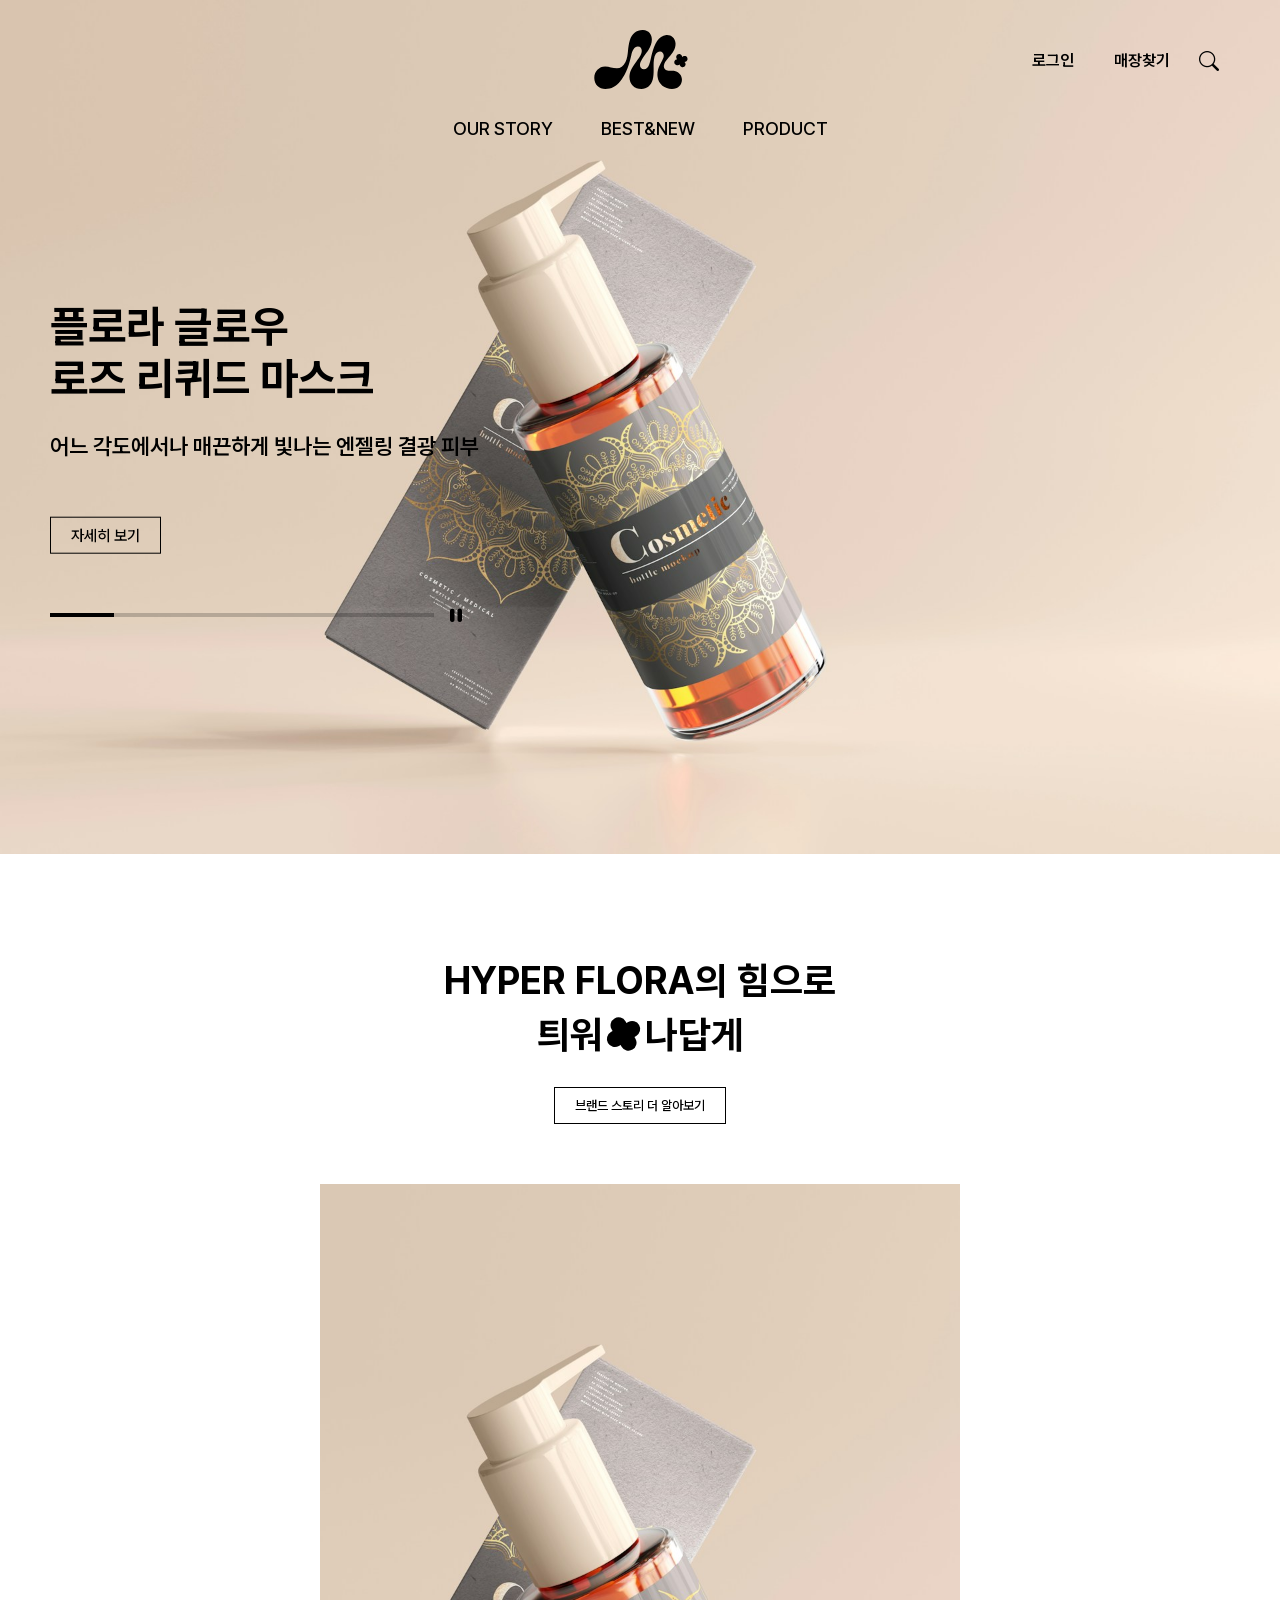
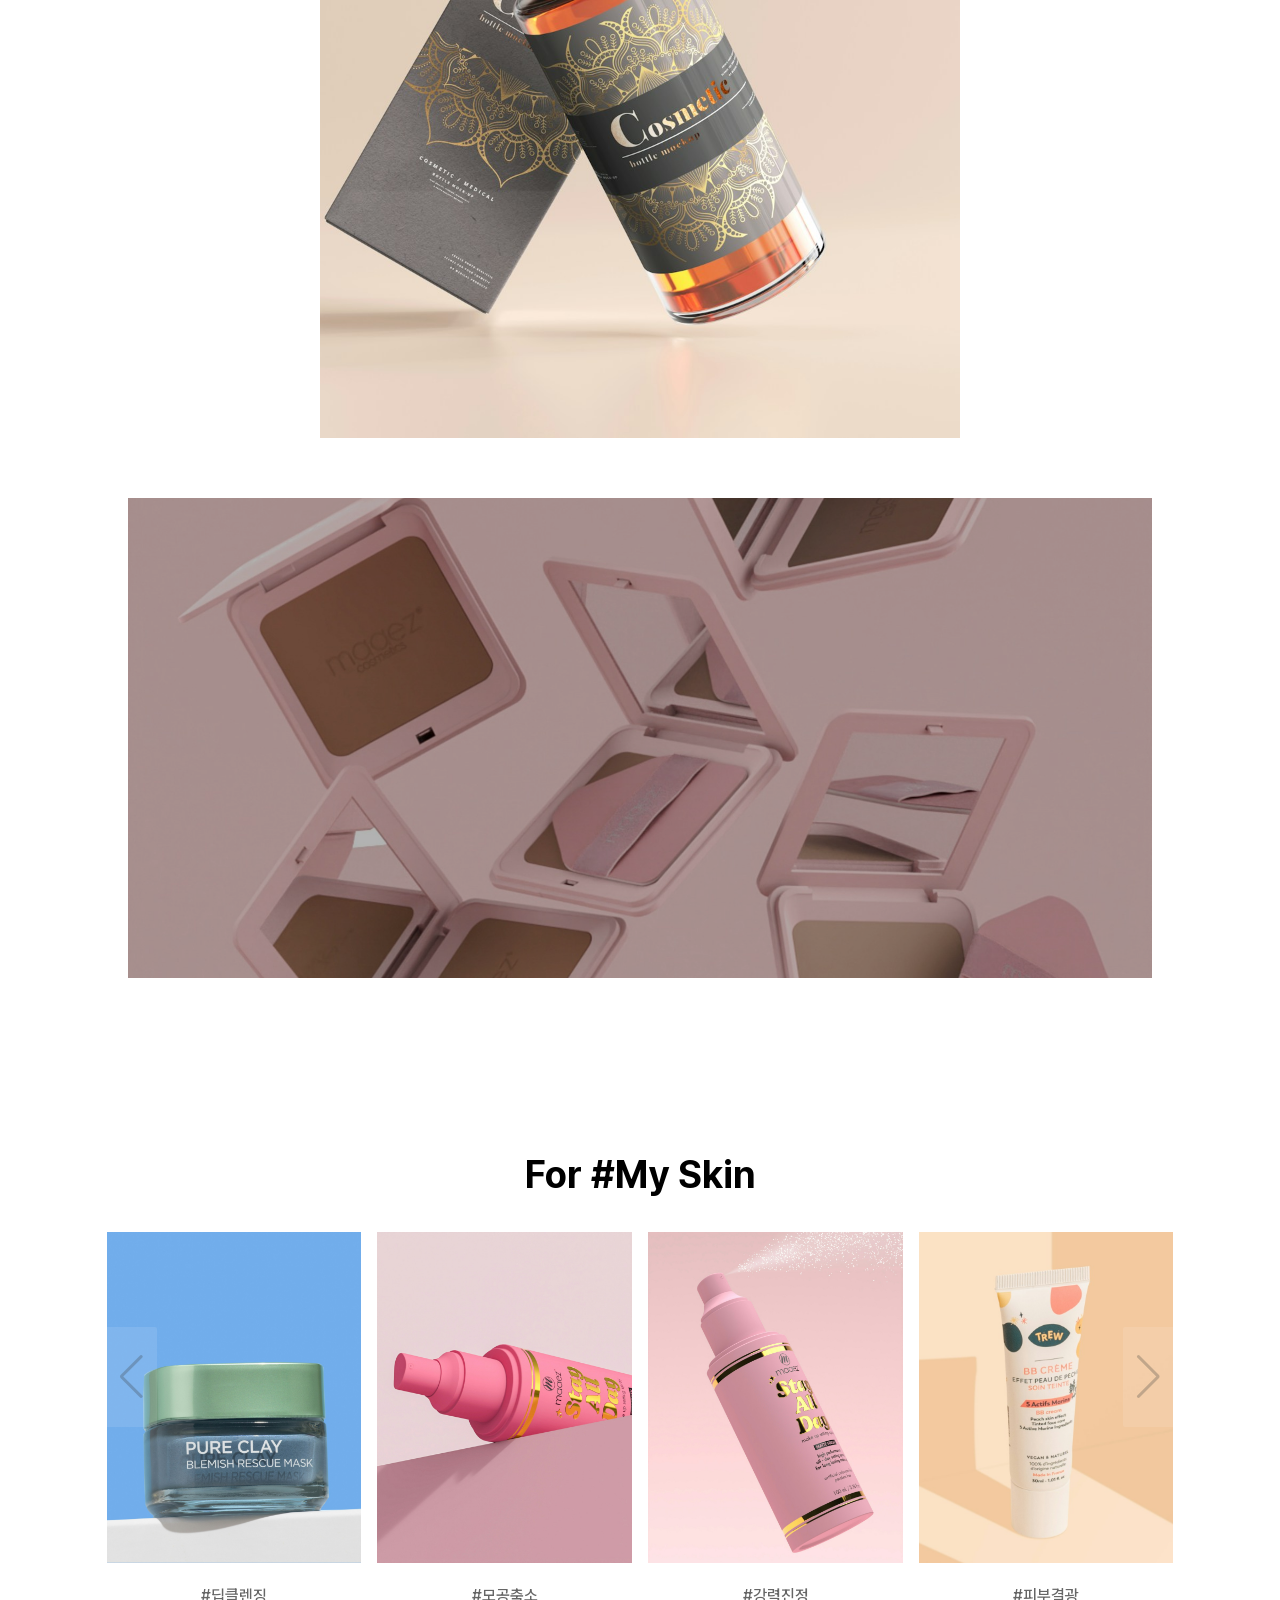
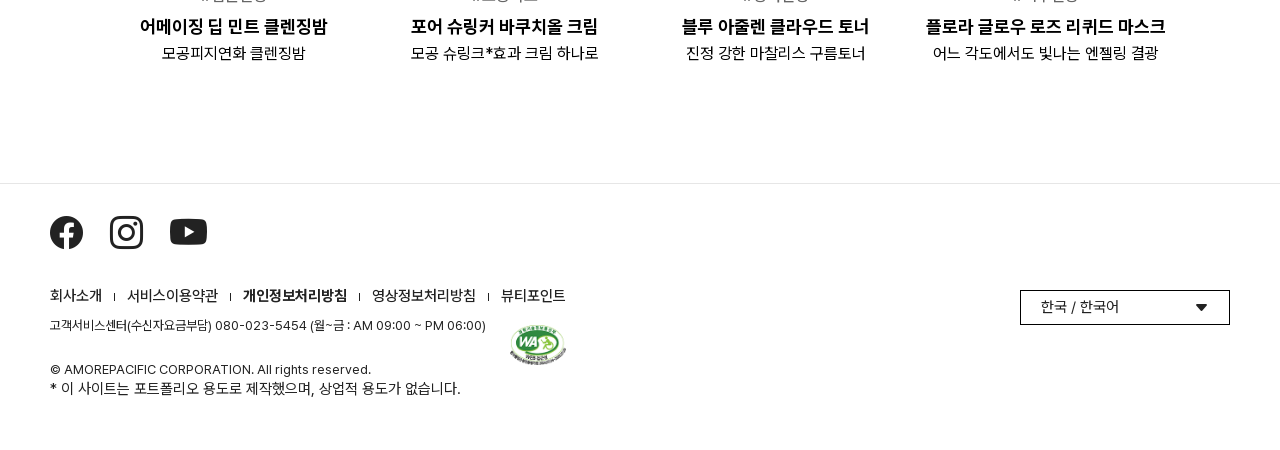
<file: 05.cloene__mamonde/html/index.html>
<!DOCTYPE html>
<html lang="ko">
<head>
    <meta charset="UTF-8">
    <meta name="viewport" content="width=device-width, initial-scale=1.0">
    <title>클론_마몽드</title>

    <!-- css -->
    <link rel="stylesheet" href="./../css/index.css">

    <!-- js -->
    <script src="https://cdn.jsdelivr.net/npm/swiper@10/swiper-bundle.min.js"></script>
    <script src="./../js/lib/gsap.min.js"></script>
    <script src="./../js/lib/ScrollTrigger.min.js"></script>
    <script src="./../js/common.js"></script>
    <script src="./../js/gsap.js"></script>
</head>
<body>
    <div id="wrap">
        <!-- header -->
        <header id="header">
            <div class="header__inner">
                <!-- 로고 -->
                <h1 class="logo"><a href="index.html"><span class="blind">MAMONDE</span></a></h1>

                <!-- util -->
                <div class="util__menu">
                    <ul class="util__menu__list">
                        <li><a href="#">로그인</a></li>
                        <li><a href="#">매장찾기</a></li>
                    </ul>
                    <button class="search__btn bi ico__search"><span class="blind">검색</span></button>
                </div>

                <!-- 메뉴 -->
                <button type="button" class="menu__btn bi ico__list"><span class="blind">메뉴</span></button>
                <div class="gnb__wrap layer__wrap">
                    <div class="gnb__wrap__inner">
                        <div class="layer__header">
                            <h1 class="nav__logo"><span class="blind">MAMONDE</span></h1>
                            <div class="right">
                                <p><a href="#" class="bi ico__person"><span class="blind">마이페이지</span></a></p>
                                <button type="button" class="bi ico__x close__btn"><span class="blind">닫기</span></button>
                            </div>
                        </div>
                        <div class="layer__container">
                            <nav>
                                <ul class="gnb">
                                    <li>
                                        <a href="#">OUR STORY <i class="ico__plus"><span class="blind">하위 메뉴 열기</span></i></a>
                                        <div class="depth02">
                                            <div class="depth02__left">
                                                <span>Mamonde</span>
                                                <ul class="depth02__list">
                                                    <li><a href="#">브랜드 스토리</a></li>
                                                    <li><a href="#">라운드</a></li>
                                                </ul>
                                            </div>
                                            <div class="depth02__right">
                                                <div class="img__link">
                                                    <a href="#">
                                                        <div class="img__wrap">
                                                            <img src="./../images/img_04.jpg" alt="Hyper Flora™으로 피어나는 나다운 아름다움" title="Hyper Flora™으로 피어나는 나다운 아름다움"/>
                                                        </div>
                                                        <p>Hyper Flora™으로 피어나는 나다운 아름다움</p>
                                                    </a>
                                                </div>
                                            </div>
                                        </div>
                                    </li>
                                    <li>
                                        <a href="#">BEST&NEW</a>
                                    </li>
                                    <li>
                                        <a href="#">PRODUCT <i class="ico__plus"><span class="blind">하위 메뉴 열기</span></i></a>
                                        <div class="depth02">
                                            <div class="depth02__left">
                                                <p class="ft--bold"><a href="#" class="bi ico__chevron-right">스킨케어 전체보기</a></p>
                                                <ul class="depth02__list">
                                                    <li>
                                                        <a href="#" class="tit">제품 유형별 <i class="ico__plus"><span class="blind">하위 메뉴 열기</span></i></a>
                                                        <div class="depth03">
                                                            <ul class="depth03__list">
                                                                <li><a href="#">스킨 / 로션</a></li>
                                                                <li><a href="#">에센스/앰플/세럼</a></li>
                                                                <li><a href="#">크림</a></li>
                                                                <li><a href="#">마스크</a></li>
                                                                <li><a href="#">클렌징</a></li>
                                                            </ul>
                                                        </div>
                                                    </li>
                                                    <li>
                                                        <a href="#" class="tit">피부 고민별 <i class="ico__plus"><span class="blind">하위 메뉴 열기</span></i></a>
                                                        <div class="depth03">
                                                            <ul class="depth03__list">
                                                                <li><a href="#">수분 / 보습</a></li>
                                                                <li><a href="#">안티에이징</a></li>
                                                                <li><a href="#">모공</a></li>
                                                                <li><a href="#">각질</a></li>
                                                            </ul>
                                                        </div>
                                                    </li>
                                                </ul>
                                            </div>
                                            <div class="depth02__right">
                                                <div class="img__link">
                                                    <a href="#">
                                                        <div class="img__wrap">
                                                            <img src="./../images/img_04.jpg" alt="더 강력해진 화잘먹 치트키를 만나보세요!" title="더 강력해진 화잘먹 치트키를 만나보세요!"/>
                                                        </div>
                                                        <p>더 강력해진 화잘먹 치트키를 만나보세요!</p>
                                                    </a>
                                                </div>
                                            </div>
                                        </div>
                                    </li>
                                </ul>
                            </nav>
                            <ul class="sns__list">
                                <li class="bi ico__facebook"><a href="#"><span class="blind">facebook</span></a></li>
                                <li class="bi ico__instagram"><a href="#"><span class="blind">instagram</span></a></li>
                                <li class="bi ico__youtube"><a href="#"><span class="blind">youtube</span></a></li>
                            </ul>
                        </div>
                        <div class="layer__footer">
                            <ul>
                                <li class="lang bi ico__chevron-down">한국/한국어</li>
                                <li class=""><a href="#">매장찾기</a></li>
                            </ul>
                            <div class="lang__select">
                                <ul>
                                    <li><a href="#" class="on"><span>한국/한국어</span></a></li>
                                    <li><a href="#"><span>International / English</span></a></li>
                                    <li><a href="#"><span>中文</span></a></li>
                                </ul>
                           </div>
                        </div>
                    </div>
                </div>

                <div class="search__wrap layer__wrap">
                    <div class="layer__inner">
                        <div class="layer__header">
                            <h1 class="nav__logo"><span class="blind">MAMONDE</span></h1>
                            <div class="right">
                                <button type="button" class="bi ico__x close__btn"><span class="blind">닫기</span></button>
                            </div>
                        </div>
                        <div class="layer__container">
                            <div class="seach__area">
                                <input type="text" id="seach" placeholder="검색어를 입력해 주세요" />
                                <label for="seach">검색</label>
                            </div>  
                            <div class="keyword__list__area">
                                <b class="tit">추천 검색어</b>
                                <ul class="keyword__list">
                                    <li>포어슈링커</li>
                                    <li>바쿠치올</li>
                                    <li>딥클렌징밤</li>
                                    <li>로즈마스크</li>
                                </ul>
                            </div>
                        </div>
                        <button type="button" class="close__btn bi ico__chevron-down">닫기</button>
                    </div>
                </div>
            </div>
        </header>

        <!-- main -->
        <main id="container">
            <!-- contents--01 -->
            <div id="contents01" class="contents contents--01">
                <!-- Swiper -->
                <div class="swiper mySwiper">
                    <div class="swiper-wrapper">
                        <div class="swiper-slide">
                            <div class="img__wrap">
                                <img src="./../images/img_07.jpg" alt="플로라 글로우 로즈 리퀴드 마스크"  title="플로라 글로우 로즈 리퀴드 마스크"/>
                            </div>
                            <div class="contents__inner">
                                <a href="#">
                                    <div class="title__wrap">
                                        <h2>플로라 글로우<br/>
                                            로즈 리퀴드 마스크</h2>
                                        <p>어느 각도에서나 매끈하게 빛나는 엔젤링 결광 피부</p>
                                        <button class="more__btn">자세히 보기</button>
                                    </div>
                                </a>
                            </div>
                        </div>
                        <div class="swiper-slide">
                            <div class="img__wrap">
                                <img src="./../images/img_08.jpg" alt="플로라 글로우 로즈 스무딩 크림"  title="플로라 글로우 로즈 스무딩 크림"/>
                            </div>
                            <div class="contents__inner">
                                <a href="#">
                                    <div class="title__wrap">
                                        <h2>플로라 글로우<br/>
                                            로즈 스무딩 크림</h2>
                                        <p>어느 각도에서나 매끈하게 빛나는 엔젤링 결광 피부</p>
                                        <button class="more__btn">자세히 보기</button>
                                    </div>
                                </a>
                            </div>
                        </div>
                        <div class="swiper-slide">
                            <div class="img__wrap">
                                <img src="./../images/img_09.jpg" alt="포어 슈링커 바쿠치올 세럼"  title="포어 슈링커 바쿠치올 세럼"/>
                            </div>
                            <div class="contents__inner">
                                <a href="#">
                                    <div class="title__wrap">
                                        <h2>포어 슈링커<br/>
                                            바쿠치올 세럼</h2>
                                        <p>어느 각도에서나 매끈하게 빛나는 엔젤링 결광 피부</p>
                                        <button class="more__btn">자세히 보기</button>
                                    </div>
                                </a>
                            </div>
                        </div>
                        <div class="swiper-slide">
                            <div class="img__wrap">
                                <img src="./../images/img_07.jpg" alt="어메이징 딥 민트 클렌징 폼"  title="어메이징 딥 민트 클렌징 폼"/>
                            </div>
                            <div class="contents__inner">
                                <a href="#">
                                    <div class="title__wrap">
                                        <h2>어메이징 딥<br/>
                                            민트 클렌징 폼</h2>
                                        <p>어느 각도에서나 매끈하게 빛나는 엔젤링 결광 피부</p>
                                        <button class="more__btn">자세히 보기</button>
                                    </div>
                                </a>
                            </div>
                        </div>
                        <div class="swiper-slide">
                            <div class="img__wrap">
                                <img src="./../images/img_08.jpg" alt="포어 슈링커 바쿠치올 패드"  title="포어 슈링커 바쿠치올 패드"/>
                            </div>
                            <div class="contents__inner">
                                <a href="#">
                                    <div class="title__wrap">
                                        <h2>포어 슈링커<br/>
                                            바쿠치올 패드</h2>
                                        <p>어느 각도에서나 매끈하게 빛나는 엔젤링 결광 피부</p>
                                        <button class="more__btn">자세히 보기</button>
                                    </div>
                                </a>
                            </div>
                        </div>
                        <div class="swiper-slide">
                            <div class="img__wrap">
                                <img src="./../images/img_09.jpg" alt="포어 슈링커 바쿠치올 패드"  title="포어 슈링커 바쿠치올 패드"/>
                            </div>
                            <div class="contents__inner">
                                <a href="#">
                                    <div class="title__wrap">
                                        <h2>포어 슈링커<br/>
                                            바쿠치올 패드</h2>
                                        <p>어느 각도에서나 매끈하게 빛나는 엔젤링 결광 피부</p>
                                        <button class="more__btn">자세히 보기</button>
                                    </div>
                                </a>
                            </div>
                        </div>
                    </div>
                    <div class="swiper-button-next con01"></div>
                    <div class="swiper-button-prev con01"></div>
                    <div class="progress-area">
                        <div class="swiper-pagination con01"></div>
                        <button type="button" class="stop__btn bi ico__pause-fill"><span class="blind">일시정지</span></button>
                    </div>
                </div>
                 

            </div>

            <!-- contents--02 -->
            <div id="contents02" class="contents contents--02">
                <div class="contents__inner">
                    <div class="title__wrap">
                        <h2>HYPER FLORA의 힘으로<br/>
                            틔워<i class="symbol"><span class="symbol__item"><span class="blind">심볼 아이콘</span></span></i>나답게
                        </h2>
                        <p class="more__btn"><a href="#">브랜드 스토리 더 알아보기</a></p>
                    </div>
                </div>
                <div class="video__wrap img__wrap">
                    <!-- * 비디오 대신 이미지로 대체하였습니다 -->
                    <img src="./../images/img_07.jpg" alt="비디오 대신 이미지로 대체하였습니다" title="비디오 대신 이미지로 대체하였습니다"/>
                </div>
            </div>

            <!-- contents--03 -->
            <div id="contents03" class="contents contents--03">
                <div class="contents__inner">
                    <a href="#">
                        <div class="title__wrap">
                            <h2>FLORA GLOW ROSE</h2>
                            <p>마몽드 수분 광 유니버스</p>
                            <button class="more__btn more__btn--white">자세히 보기</button>
                        </div>
                    </a>
                </div>
            </div>

            <!-- contents--04 -->
            <div id="contents04" class="contents contents--04">
                <div class="contents__inner">
                    <div class="title__wrap">
                        <h2>For #My Skin</h2>
                    </div>
                    <!-- Swiper -->
                    <div class="swiper-wrap">
                        <div class="swiper mySwiper">
                            <div class="swiper-wrapper">
                                <div class="swiper-slide">
                                    <a href="#">
                                        <div class="img__wrap">
                                            <img src="./../images/img_01.jpg" alt="어메이징 딥 민트 클렌징밤"  title="어메이징 딥 민트 클렌징밤"/>
                                            <img class="hover__img" src="./../images/img_10.jpg" alt="딥클렌징" title="딥클렌징"/>
                                            <span class="hashtag">딥클렌징</span>
                                        </div>
                                        <div class="tit__wrap">
                                            <span class="hashtag">딥클렌징</span>
                                            <h3 class="tit">어메이징 딥 민트 클렌징밤</h3>
                                            <p>모공피지연화 클렌징밤</p>
                                        </div>
                                    </a>
                                </div>
                                <div class="swiper-slide">
                                    <a href="#">
                                        <div class="img__wrap">
                                            <img src="./../images/img_03.jpg" alt="포어 슈링커 바쿠치올 크림"  title="포어 슈링커 바쿠치올 크림"/>
                                            <img class="hover__img" src="./../images/img_11.jpg" alt="모공축소" title="모공축소"/>
                                            <span class="hashtag">모공축소</span>
                                        </div>
                                        <div class="tit__wrap">
                                            <span class="hashtag">모공축소</span>
                                            <h3 class="tit">포어 슈링커 바쿠치올 크림</h3>
                                            <p>모공 슈링크*효과 크림 하나로</p>
                                        </div>
                                    </a>
                                </div>
                                <div class="swiper-slide">
                                    <a href="#">
                                        <div class="img__wrap">
                                            <img src="./../images/img_02.jpg" alt="블루 아줄렌 클라우드 토너"  title="블루 아줄렌 클라우드 토너"/>
                                            <img class="hover__img" src="./../images/img_10.jpg" alt="강력진정" title="강력진정"/>
                                            <span class="hashtag">강력진정</span>
                                        </div>
                                        <div class="tit__wrap">
                                            <span class="hashtag">강력진정</span>
                                            <h3 class="tit">블루 아줄렌 클라우드 토너</h3>
                                            <p>진정 강한 마찰리스 구름토너</p>
                                        </div>
                                    </a>
                                </div>
                                <div class="swiper-slide">
                                    <a href="#">
                                        <div class="img__wrap">
                                            <img class="scale" src="./../images/img_04.jpg" alt="플로라 글로우 로즈 리퀴드 마스크"  title="플로라 글로우 로즈 리퀴드 마스크"/>
                                            <img class="hover__img" src="./../images/img_11.jpg" alt="피부결광" title="피부결광"/>
                                            <span class="hashtag">피부결광</span>
                                        </div>
                                        <div class="tit__wrap">
                                            <span class="hashtag">피부결광</span>
                                            <h3 class="tit">플로라 글로우 로즈 리퀴드 마스크</h3>
                                            <p>어느 각도에서도 빛나는 엔젤링 결광</p>
                                        </div>
                                    </a>
                                </div>
                            </div>
                        </div>
                        <div class="swiper-button-next con04"></div>
                        <div class="swiper-button-prev con04"></div>
                    </div>
                </div>
            </div>
        </main>

        <!-- footer -->
        <footer id="footer">
            <button type="button" class="bi ico__chevron-down footer__btn">© AMOREPACIFIC. All Rights Reserved.</button>
            <div class="footer__inner">
                <div class="footer__left">
                    <ul class="sns__list">
                        <li class="bi ico__facebook"><a href="#"><span class="blind">facebook</span></a></li>
                        <li class="bi ico__instagram"><a href="#"><span class="blind">instagram</span></a></li>
                        <li class="bi ico__youtube"><a href="#"><span class="blind">youtube</span></a></li>
                    </ul>
                    <ul class="footer__menu__list">
                        <li><a href="#">회사소개</a></li>
                        <li><a href="#">서비스이용약관</a></li>
                        <li><a href="#" class="ft--bold">개인정보처리방침</a></li>
                        <li><a href="#">영상정보처리방침</a></li>
                        <li><a href="#">뷰티포인트</a></li>
                    </ul>
                    <div class="servic__center__wrap">
                        <p class="servic__center">고객서비스센터(수신자요금부담) <a href="tel:080-023-5454">080-023-5454</a> <span>(월~금 : AM 09:00 ~ PM 06:00)</span></p>
                        <div class="mark">
                            <img src="./../images/common/wa_mark.png" alt="웹접근성 인증마크" title="웹접근성 인증마크"/>
                        </div>
                    </div>
                    <p class="copyright">© AMOREPACIFIC CORPORATION. All rights reserved.</p>
                    <p>* 이 사이트는 포트폴리오 용도로 제작했으며, 상업적 용도가 없습니다.</p>
                </div>
                <div class="lang__selet__wrap">
                    <button type="button" class="bi ico__caret-down-fill lang__btn">한국 / 한국어</button>
                    <div class="lang__selet">
                        <ul class="lang__selet__list">
                            <li><a href="#">한국 / 한국어</a></li>
                            <li><a href="#">International / English</a></li>
                            <li><a href="#">中文</a></li>
                        </ul>
                    </div>
                </div>
            </div>
        </footer>
    </div>

   
    <script>
        

        // contents--01 swiper
        var con01swiper = new Swiper(".contents--01 .mySwiper", {
            slidesPerView:1,
            spaceBetween: 0,
            parallax: true, 
            loop:true,
            speed:1500,
            watchOverflow: true,
            grabCursor: true,
            allowTouchMove : true,
            autoplay:{
                delay:8000,
            },
            navigation: {
                nextEl: ".con01.swiper-button-next",
                prevEl: ".con01.swiper-button-prev",
            },
            pagination: {
                el: ".con01.swiper-pagination",
                clickable: true,
            },
            on:{
                init:(self)=>{
                    self.el.querySelectorAll('.swiper-slide .img__wrap').forEach(slide => {
                        slide.setAttribute('data-swiper-parallax', '50%');
                    });
                },
            },
        });

        // swiper 정지/재생
        document.querySelector(".contents--01 .stop__btn").addEventListener("click",swiperStop);
        function swiperStop(btn){
            const isBtn = btn.target;
            const isStart = isBtn.classList.contains("start__btn"); // 정지 상태인지 확인
            const swiper = isBtn.closest(".swiper").swiper; // 대상 swiper

            if(!isStart){ // 정지
                isBtn.classList.add("start__btn"); 
                swiper.autoplay.stop();
                isBtn.querySelector(".blind").innerText = "재생";
            }else{ // 재생
                isBtn.classList.remove("start__btn");
                swiper.autoplay.start();
                isBtn.querySelector(".blind").innerText = "일시정지";
            }
            
        };

        // contents--04 swiper
        let con04swiper = undefined;
        var isCon04swiper = (isTablet) => {
            if(!isTablet && con04swiper == undefined){
                con04swiper = new Swiper(".contents--04 .mySwiper", {
                    slidesPerView: 4,
                    spaceBetween: 16,
                    watchOverflow: true,
                    navigation: {
                        nextEl: ".con04.swiper-button-next",
                        prevEl: ".con04.swiper-button-prev",
                    },
                });
            }else if(isTablet && con04swiper != undefined){
                con04swiper.destroy();
                con04swiper = undefined;
            }
        };
        
        // 리사이즈 이벤트
        window.addEventListener("resize",resizeEvents);
        function resizeEvents(){
            const wW = window.innerWidth;
            const tablet = 1023;
            const isTablet = wW <= tablet;

            isCon04swiper(isTablet);
            
        }resizeEvents();
    </script>
</body>
</html>
</file>
<file: 05.cloene__mamonde/css/index.css>
@charset "utf-8";

/* layer */
@layer variable, reset, font, common, layout, style;

/* cdn */
@import url("https://cdn.jsdelivr.net/npm/bootstrap-icons@1.11.3/font/bootstrap-icons.min.css");
@import url("https://cdn.jsdelivr.net/npm/swiper@11/swiper-bundle.min.css");

/* css */
@import url("reset.css") layer(reset);
@import url("variable.css") layer(variable);
@import url("common.css") layer(common);
@import url("layout.css") layer(layout);
@import url("style.css") layer(style);
</file>
